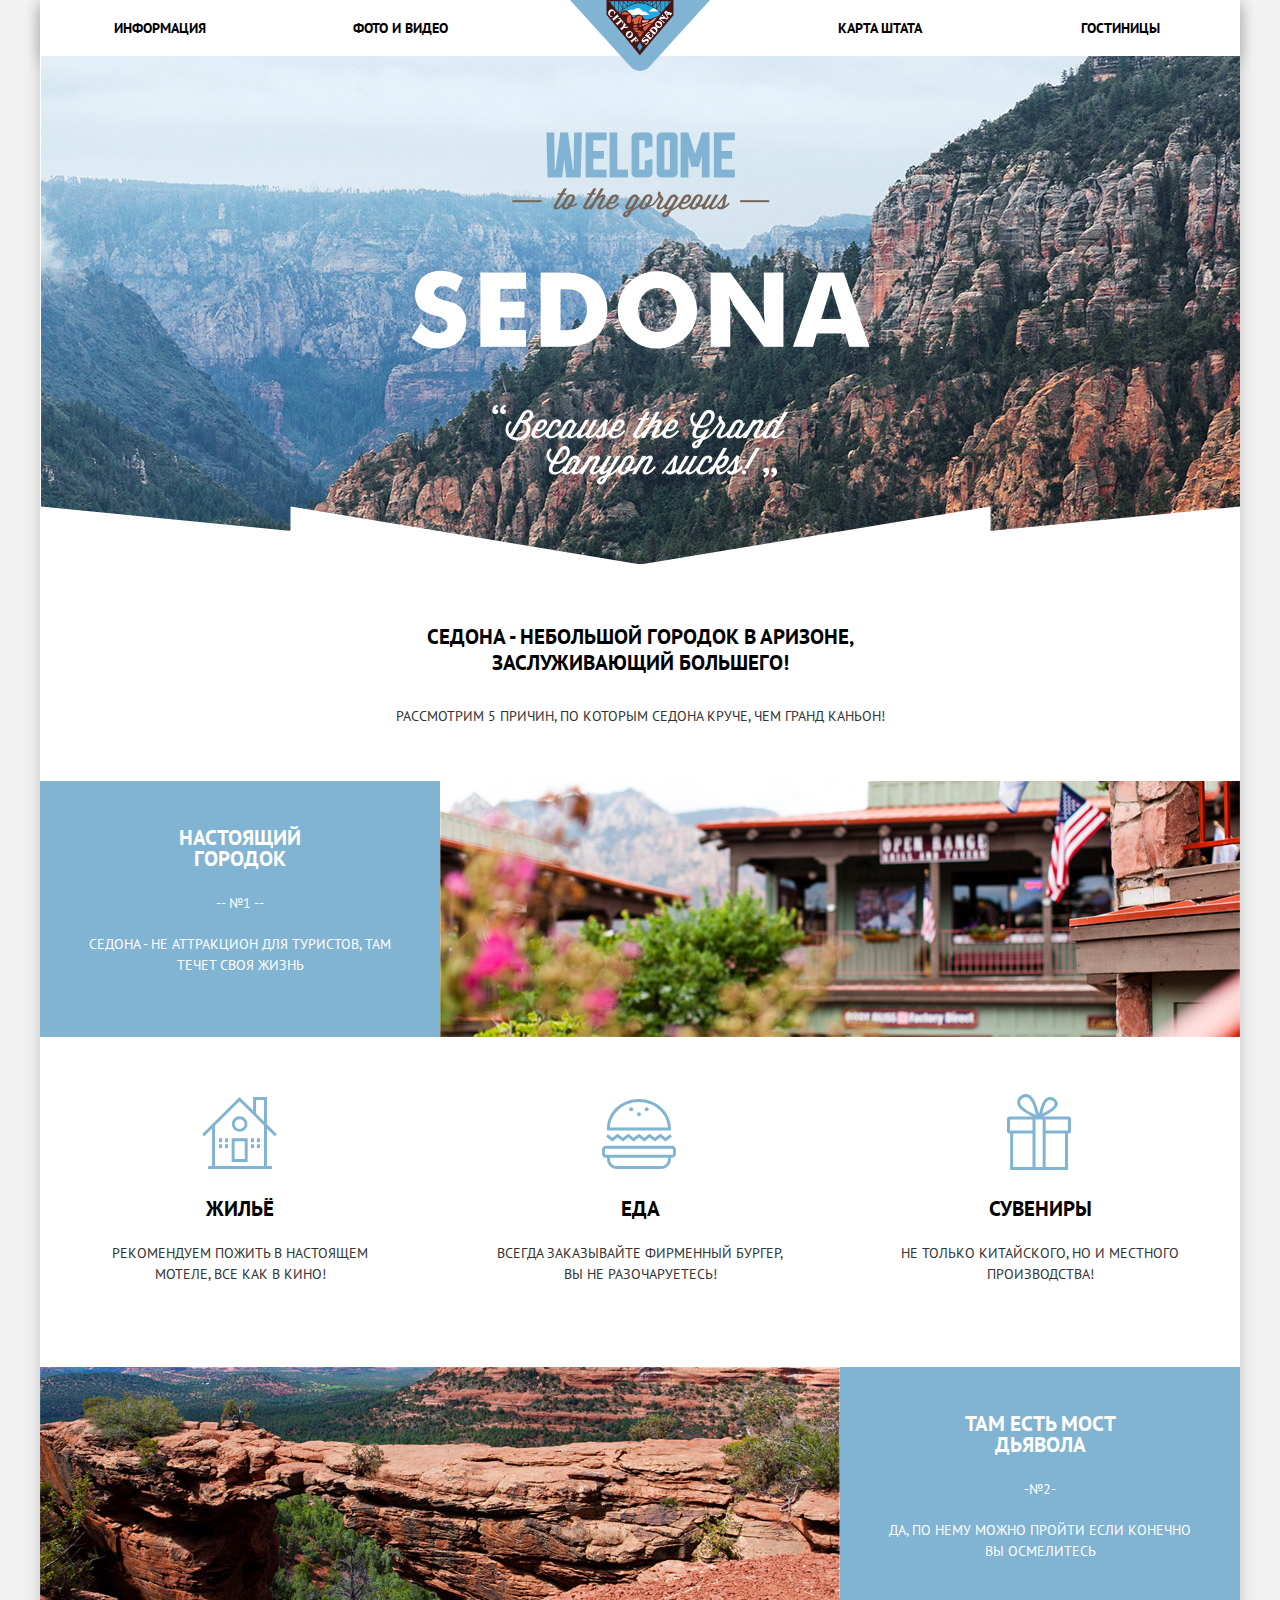
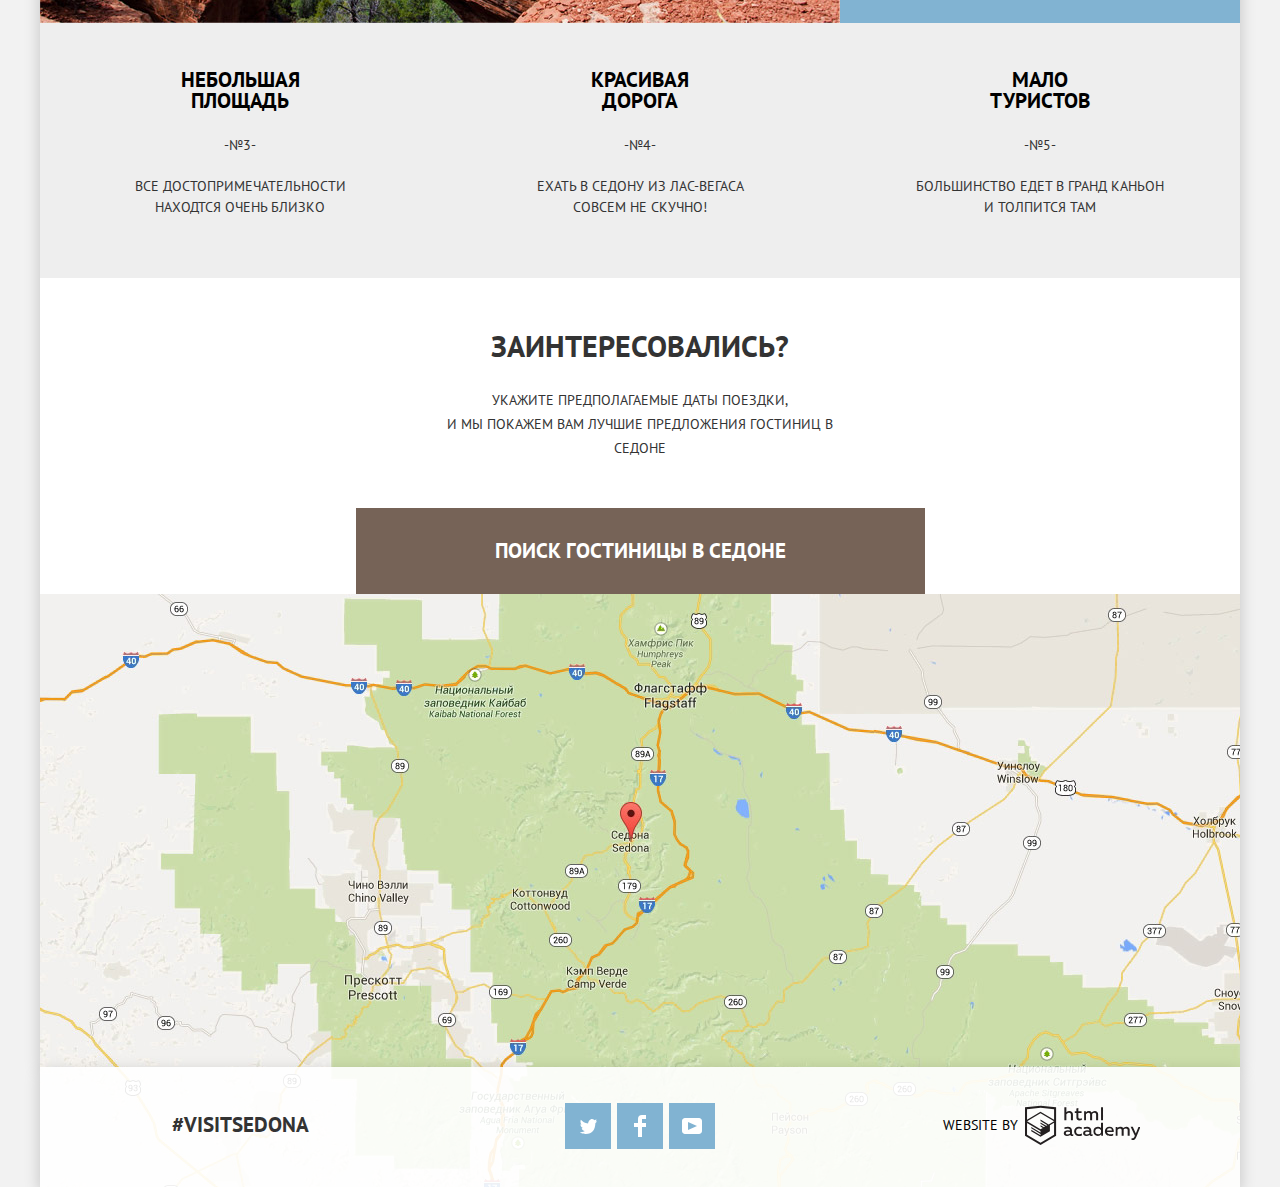
<file: index.html>
<!DOCTYPE html>
<html lang="ru">
  <head>
    <meta charset="utf-8">
    <title>HTML Academy: Седона</title>
    <link href="https://fonts.googleapis.com/css?family=PT+Sans:400,700&amp;subset=cyrillic" rel="stylesheet">
    <link href="css/normalize.css" rel="stylesheet">
    <link href="css/style.min.css" rel="stylesheet">
  </head>
  <body class="main-page">
    <div class="grey-back">
      <header class="main-header container">
        <nav class="main-navigation">
          <a class="main-header-logo">
            <img src="img/logo-sedona.svg" width="140" height="71" alt="Логотип город Седона">
          </a>
          <div class="container">
            <ul class="site-navigation">
              <li><a href="#">Информация</a></li>
              <li><a href="#">Фото и видео</a></li>
              <li><a href="#">Карта штата</a></li>
              <li><a href="hotels.html">Гостиницы</a></li>
            </ul>
          </div>
        </nav>
      </header>
      <main class="main-content container">
        <div class="background-index"></div>
        <h1 class="visually-hidden">Sedona</h1>
        <p class="main-title">Седона - небольшой городок в Аризоне, заслуживающий большего!</p>
        <section class="features">
          <h2 class="visually-hidden">Преимущества</h2>
          <p class="feature-title">Рассмотрим 5 причин, по которым Седона круче, чем Гранд Каньон!</p>
          <ul class="feature-list">
            <li class="feature-item">
              <div class="feature-item-wide">
                <h3>Настоящий городок</h3>
                <p>-- №1 --</p>
                <p class="feature-promo">Седона - не аттракцион для туристов,
                  там течет своя жизнь</p>
              </div>
              <div class="feature-img">
                <img src="img/real-city.jpg" width="800" height="256" alt="Настоящий городок">
              </div>
            </li>
            <li class="feature-item">
              <ul class="advantage-list">
                <li class="advantage-item">
                  <div class="icon-lodging">
                    <h3>Жильё</h3>
                    <p class="feature-promo">Рекомендуем пожить в настоящем
                      мотеле, все как в кино!</p>
                  </div>
                </li>
                <li class="advantage-item">
                  <div class="icon-food">
                    <h3>Еда</h3>
                    <p class="feature-promo">Всегда заказывайте фирменный бургер,
                      вы не разочаруетесь!</p>
                  </div>
                </li>
                <li class="advantage-item">
                  <div class="icon-suvenirs">
                    <h3>Сувениры</h3>
                    <p class="feature-promo">Не только китайского, но и местного
                      производства!</p>
                  </div>
                </li>
              </ul>
            </li>
            <li class="feature-item">
              <div class="feature-img">
                <img src="img/devils-bridge.jpg" width="800" height="256" alt="Мост дьявола">
              </div>
              <div class="feature-item-wide">
                <h3>Там есть мост дьявола</h3>
                <p>-№2-</p>
                <p class="feature-promo">Да, по нему можно пройти если конечно
                  вы осмелитесь</p>
              </div>
            </li>
            <li class="feature-item feature-item-grey">
              <div class="">
                <h3>Небольшая площадь</h3>
                <p>-№3-</p>
                <p class="feature-promo">Все достопримечательности
                  находтся очень близко</p>
              </div>
            </li>
            <li class="feature-item feature-item-grey">
              <div class="">
                <h3>Красивая дорога</h3>
                <p>-№4-</p>
                <p class="feature-promo">Ехать в Седону из Лас-Вегаса совсем
                  не скучно!</p>
                </div>
            </li>
            <li class="feature-item feature-item-grey">
              <div class="">
                <h3>Мало туристов</h3>
                <p>-№5-</p>
                <p class="feature-promo">Большинство едет в Гранд каньон
                  и толпится там</p>
                </div>
              </li>
            </ul>
          </section>
        <section class="hotels-search">
          <h2 class="visually-hidden">Поиск гостиницы</h2>
          <b>Заинтересовались?</b>
          <p class="search-intro">Укажите предполагаемые даты поездки,<br>
          и мы покажем вам лучшие предложения гостиниц в Седоне</p>
          <button class="button search-button" type="button">Поиск гостиницы в Седоне</button>
        </section>
        <div class="modal modal-search-form modal-none">
          <form class="search-form" action="https://echo.htmlacademy.ru" method="post">
            <p class="search-item">
              <label for="arrival-date">Дата заезда:</label>
              <input id="arrival-date" type="text" name="arrival-date" placeholder="24 апреля 2017">
              <button class="button calendar-icon" type="button">
                <span class="visually-hidden">Календарь</span>
                <svg xmlns="http://www.w3.org/2000/svg" width="21" height="22"><path d="M19.251 2.025h-2.845V.648c0-.381-.294-.689-.656-.689-.363 0-.656.308-.656.689v1.377h-3.938V.648c0-.381-.294-.689-.655-.689-.363 0-.657.308-.657.689v1.377H5.906V.648c0-.381-.294-.689-.656-.689-.363 0-.657.308-.657.689v1.377H1.75C.784 2.025 0 2.847 0 3.862v16.302C0 21.179.784 22 1.75 22h17.501c.966 0 1.749-.821 1.749-1.836V3.862c0-1.015-.783-1.837-1.749-1.837zm.437 18.139a.448.448 0 0 1-.437.459H1.75a.45.45 0 0 1-.438-.459V3.862a.45.45 0 0 1 .438-.459h2.844v1.378c0 .381.294.689.657.689.362 0 .656-.308.656-.689V3.403h3.938v1.378c0 .381.294.689.657.689.361 0 .655-.308.655-.689V3.403h3.938v1.378c0 .381.293.689.656.689.362 0 .656-.308.656-.689V3.403h2.845c.241 0 .437.206.437.459v16.302z"/><path d="M4.594 8.225h2.625v2.066H4.594zM4.594 11.668h2.625v2.067H4.594zM4.594 15.112h2.625v2.066H4.594zM9.188 15.112h2.625v2.066H9.188zM9.188 11.668h2.625v2.067H9.188zM9.188 8.225h2.625v2.066H9.188zM13.781 15.112h2.625v2.066h-2.625zM13.781 11.668h2.625v2.067h-2.625zM13.781 8.225h2.625v2.066h-2.625z"/></svg>
              </button>
            </p>
            <p class="search-item">
              <label for="departure-date">Дата выезда:</label>
              <input id="departure-date" type="text" name="departure-date" placeholder="4 июля 2017">
              <button class="button calendar-icon" type="button">
                <span class="visually-hidden">Календарь</span>
                <svg xmlns="http://www.w3.org/2000/svg" width="21" height="22"><path d="M19.251 2.025h-2.845V.648c0-.381-.294-.689-.656-.689-.363 0-.656.308-.656.689v1.377h-3.938V.648c0-.381-.294-.689-.655-.689-.363 0-.657.308-.657.689v1.377H5.906V.648c0-.381-.294-.689-.656-.689-.363 0-.657.308-.657.689v1.377H1.75C.784 2.025 0 2.847 0 3.862v16.302C0 21.179.784 22 1.75 22h17.501c.966 0 1.749-.821 1.749-1.836V3.862c0-1.015-.783-1.837-1.749-1.837zm.437 18.139a.448.448 0 0 1-.437.459H1.75a.45.45 0 0 1-.438-.459V3.862a.45.45 0 0 1 .438-.459h2.844v1.378c0 .381.294.689.657.689.362 0 .656-.308.656-.689V3.403h3.938v1.378c0 .381.294.689.657.689.361 0 .655-.308.655-.689V3.403h3.938v1.378c0 .381.293.689.656.689.362 0 .656-.308.656-.689V3.403h2.845c.241 0 .437.206.437.459v16.302z"/><path d="M4.594 8.225h2.625v2.066H4.594zM4.594 11.668h2.625v2.067H4.594zM4.594 15.112h2.625v2.066H4.594zM9.188 15.112h2.625v2.066H9.188zM9.188 11.668h2.625v2.067H9.188zM9.188 8.225h2.625v2.066H9.188zM13.781 15.112h2.625v2.066h-2.625zM13.781 11.668h2.625v2.067h-2.625zM13.781 8.225h2.625v2.066h-2.625z"/></svg>
              </button>
            </p>
            <div class="wrapper">
              <p class="search-item">
                <label for="aduls">Взрослые:</label>
                <button class="button less-button" type="button">-</button>
                <input  class="number-of-aduls" id="aduls" type="number" name="aduls" min="0" placeholder="2">
                <button class="button more-button" type="button">+</button>
              </p>
              <p class="childrens search-item">
                <label for="childrens">Дети:</label>
                <button class="button less-button" type="button">-</button>
                <input  class="amount-of-children" id="childrens" type="number" name="childrens" min="0" placeholder="0">
                <button class="button more-button" type="button">+</button>
              </p>
            </div>
            <button class="button find-button" type="submit">Найти</button>
          </form>
        </div>
        <div class="map-block">
          <iframe src="https://www.google.com/maps/embed?pb=!1m18!1m12!1m3!1d418225.34865758294!2d-111.92869139653995!3d35.022700244010885!2m3!1f0!2f0!3f0!3m2!1i1024!2i768!4f13.1!3m3!1m2!1s0x872da132f942b00d%3A0x5548c523fa6c8efd!2z0KHQtdC00L7QvdCwLCDQkNGA0LjQt9C-0L3QsCA4NjMzNiwg0KHQqNCQ!5e0!3m2!1sru!2sru!4v1536931766432"
          width="1200" height="473" allowfullscreen></iframe>
          <img src="img/map.jpg" width="1200" height="473" alt="Карта город Седона">
        </div>
      </main>
      <footer class="main-footer footer-container">
        <p class="footer-hashtag footer-container">#visitsedona</p>
        <div class="footer-social footer-container">
          <ul class="social-list">
            <li>
              <a class="button social-button twitter-button" href="#">
                <span class="visually-hidden">Twitter</span>
                <svg xmlns="http://www.w3.org/2000/svg" xmlns:xlink="http://www.w3.org/1999/xlink" width="17" height="15" viewBox="0 0 17 15"><path d="M10.95.144c1.685-.496 2.984.27 3.577 1.179.673-.231 1.331-.481 2.011-.708a2.345 2.345 0 0 1-.857 1.768c.685.17 1.304-.491 1.304-.491-.169 1-1.006 1.788-1.563 2.024-.231 6.75-3.175 11.217-10.077 11.082h-.446c-.41 0-4.164-.46-4.898-1.887 2.271.196 3.893-.422 4.693-1.177-.96-.3-2.679-.477-2.979-2.95.349.106.564.228 1.19.119C1.705 8.247.374 7.53.448  5.33c.285.328 1.067.536 1.34.472C1.085 5.561-.182 2.442.894.85c1.818 1.854 3.735 3.606 7.152 3.773C8.254 2.33 9.183.793 10.95.144z"/></svg>
                </a>
              </li>
              <li>
                <a class="button social-button facebook-button" href="#">
                  <span class="visually-hidden">Фейсбук</span>
                  <svg xmlns="http://www.w3.org/2000/svg" width="12" height="22" viewBox="0 0 12 22"><path d="M12 4V0H8a4 4 0 0 0-4 4v4H0v4h4v10h4V12h4V8H8V4h4z"/></svg>
                </a>
              </li>
              <li>
                <a class="button social-button youtube-button" href="#">
                  <span class="visually-hidden">Youtube</span>
                  <svg xmlns="http://www.w3.org/2000/svg" xmlns:xlink="http://www.w3.org/1999/xlink" width="20" height="16" viewBox="0 0 20 16"><path d="M17 0H3C1.35 0 0 1.35 0 3v10c0 1.65 1.35 3 3 3h14c1.65 0 3-1.35 3-3V3c0-1.65-1.35-3-3-3zM6.027 11.998V4.002L15.014 8l-8.987 3.998z"/></svg>
                </a>
              </li>
            </ul>
          </div>
          <div class="footer-copyright footer-container">
            <p>website by</p>
            <a class="copyright-button" href="https://htmlacademy.ru/intensive/htmlcss">
              <span class="visually-hidden">HTML Academy</span>
              <svg data-name="Layer 1" xmlns="http://www.w3.org/2000/svg" viewBox="0 0 113 39" width="115" height="41"><path d="M46.84 28.22a2.07 2.07 0 0 0 .58-.11v1.4a3.41 3.41 0 0 1-1.24.22 1.75 1.75 0 0 1-1.75-1 5.08 5.08 0 0 1-3.3 1.13c-1.59 0-3.06-.87-3.06-2.68 0-2.24 2.08-2.93 3.9-2.93a11.63 11.63 0 0 1 2.28.26v-.31c0-1.09-.8-1.86-2.3-1.86a7.79 7.79 0 0 0-3.15.67v-1.79a10.72 10.72 0 0 1 3.35-.58c2.48 0 4 1.18 4 3.83v3.14a.57.57 0 0 0 .69.61zm-6.76-1.19a1.42 1.42 0 0 0 1.64 1.29 3.56 3.56 0 0   0 2.53-1v-1.51a10.21 10.21 0 0 0-1.9-.22c-1.1.01-2.27.35-2.27 1.45zM53.06 20.62a5.29 5.29 0 0 1 2.7.67v1.79a4.28 4.28 0 0 0-2.42-.73 2.89 2.89 0 1 0 0 5.76 5.26 5.26 0 0 0 2.55-.67v1.8a6.58 6.58 0 0 1-2.9.6 4.42 4.42 0 0 1-4.72-4.54 4.54 4.54 0 0 1 4.79-4.68zM65.84 28.22a2.07 2.07 0 0 0 .58-.11v1.4a3.41 3.41 0 0 1-1.24.22 1.75 1.75 0 0 1-1.75-1 5.08 5.08 0 0 1-3.3 1.13c-1.59 0-3.06-.87-3.06-2.68 0-2.24 2.08-2.93 3.9-2.93a11.63 11.63 0 0 1 2.28.26v-.31c0-1.09-.8-1.86-2.3-1.86a7.79 7.79   0 0 0-3.15.67v-1.79a10.72 10.72 0 0 1 3.35-.58c2.48 0 4 1.18 4 3.83v3.14a.57.57 0 0 0 .69.61zm-6.76-1.19a1.42 1.42 0 0 0 1.64 1.29 3.56 3.56 0 0 0 2.53-1v-1.51a10.21 10.21 0 0 0-1.9-.22c-1.11.01-2.27.35-2.27 1.45zM76.67 16.85v12.76h-1.76v-1.39a4.07 4.07 0 0 1-3.35 1.62 4.62 4.62 0 0 1 0-9.22 4 4 0 0 1 3.15 1.37v-5.14h2zm-4.76 5.48a2.9 2.9 0 0 0 0 5.8 3 3 0 0 0 2.79-1.84v-2.13a3.06 3.06 0 0 0-2.79-1.83zM82.99 20.62c3.48 0 4.68 2.81 4.12 5.34h-6.58c.22 1.57 1.75 2.22 3.35 2.22a6.41 6.41   0 0 0 2.77-.62v1.68a7.5 7.5 0 0 1-3.14.6c-2.68 0-5-1.53-5-4.61a4.39 4.39 0 0 1 4.48-4.61zm.09 1.62a2.39 2.39 0 0 0-2.57 2.26h4.85a2.06 2.06 0 0 0-2.28-2.26zM89.1 29.61v-8.75h1.73v1.09a4 4 0 0 1 2.92-1.33 3 3 0 0 1 2.73 1.4 4.33 4.33 0 0 1 3.06-1.4 3.21 3.21 0 0 1 3.32 3.52v5.47h-2V24.2a1.67 1.67 0 0 0-1.73-1.84 2.94 2.94 0 0 0-2.17 1.18V29.61h-2V24.2a1.67 1.67 0 0 0-1.73-1.84 3.11 3.11 0 0 0-2.32 1.35v5.91h-2zM111.47 20.86h2l-4.1 9.93c-.95 2.28-2.19 3-3.52 3a5 5 0 0 1-1.15-.15v-1.66a3   3 0 0 0 .89.13c.95 0 1.66-.67 2.17-2l.18-.44-4.16-8.82h2.13l3 6.6zM40.66 1.53v5a4 4 0 0 1 2.83-1.2A3.41 3.41 0 0 1 47.1 8.9v5.41h-2V9.15a1.9 1.9 0 0 0-2-2.1 3.08 3.08 0 0 0-2.44 1.46v5.8h-2V1.53h2zM52.43 2.42v3.12h3.17v1.71h-3.17v4c0 1.15.53 1.53 1.66 1.53a4.71 4.71 0 0 0 1.77-.35v1.68a7.14 7.14 0 0 1-2.35.38 2.68 2.68 0 0 1-3-2.88V7.23h-1.6V5.52h1.57V2.88zM58.1 14.29V5.54h1.73v1.09a4 4 0 0 1 2.92-1.33 3 3 0 0 1 2.73 1.4 4.33 4.33 0 0 1 3.06-1.4 3.21 3.21 0 0 1 3.32  3.52v5.47h-2V8.88a1.67 1.67 0 0 0-1.73-1.84 2.94 2.94 0 0 0-2.17 1.18V14.29h-2V8.88a1.67 1.67 0 0 0-1.73-1.84 3.11 3.11 0 0 0-2.32 1.35v5.91h-2zM74.72 1.52h1.95v12.76h-1.95zM15.44.02h-.16L0 1.62v28l15.28 9.09 15.28-9.09v-28zm13.12 28.45l-13.28 7.9L2 28.47V16.99l13.22 7.87v1.43l-9.07-5.4v1.38l9.11 5.47v1.46l-9.1-5.42v1.38l9.11 5.47 9.19-5.5V19.22l4.1-2.45v11.67zm0-13.16l-3.65 2.14-1.68 1-8-4.76v1.38l6.84 4.07h-.06l-.15.09-1 .57-5.64-3.36v1.38l4.45 2.65-1.05.7-3.36-2v1.38l2.21 1.3-2.25  1.35-13.16-7.82 13.17-7.92zm0-1.39L15.21 6.05l-13.2 7.86V3.41l13.28-1.39 13.28 1.39v10.51z"/></svg>
            </a>
          </div>
        </footer>
    </div>
    <script src="js/modal.min.js"></script>
  </body>
</html>
</file>
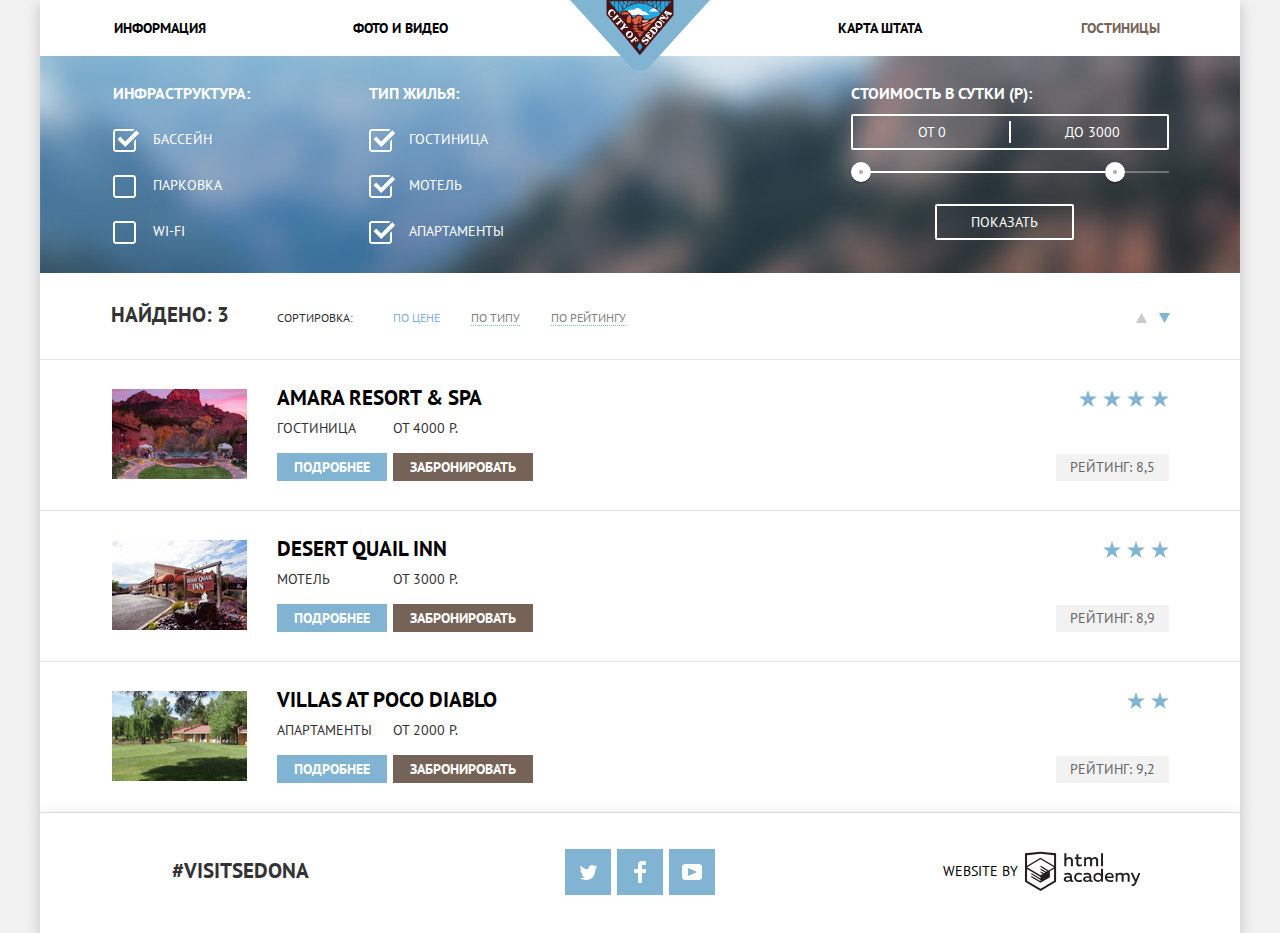
<file: hotels.html>
<!DOCTYPE html>
<html lang="ru">
  <head>
    <meta charset="utf-8">
    <title>HTML Academy: Седона</title>
    <link href="https://fonts.googleapis.com/css?family=PT+Sans:400,700&amp;subset=cyrillic" rel="stylesheet">
    <link href="css/normalize.css" rel="stylesheet">
    <link href="css/style.min.css" rel="stylesheet">
  </head>
  <body class="main-page">
    <div class="grey-back">
      <header class="main-header container">
        <nav class="main-navigation">
          <a class="main-header-logo" href="index.html">
            <img src="img/logo-sedona.svg" width="140" height="71" alt="Логотип город Седона">
          </a>
          <div class="container">
            <ul class="site-navigation">
              <li><a href="#">Информация</a></li>
              <li><a href="#">Фото и видео</a></li>
              <li><a href="#">Карта штата</a></li>
              <li><a class="site-navigation-current">Гостиницы</a></li>
            </ul>
          </div>
        </nav>
      </header>
      <main class="main-content container">
        <h1 class="visually-hidden">Подбор жилья в Седоне</h1>
        <section class="filters">
          <h2 class="visually-hidden">Фильтр гостиниц</h2>
          <form class="filter" action="https://echo.htmlacademy.ru" method="get">
            <div class="wrap">
              <fieldset>
                <legend class="filter-title">Инфраструктура:</legend>
                <ul>
                  <li class="filter-option">
                    <label class="filter-checkbox" for="pool">
                      <input class="visually-hidden" id="pool" type="checkbox" name="pool-checkbox" checked>
                      <span class="checkbox-indicator"></span>
                      Бассейн
                    </label>
                  </li>
                  <li class="filter-option">
                    <label class="filter-checkbox" for="parking">
                      <input class="visually-hidden" id="parking" type="checkbox" name="parkinh-checkbox">
                      <span class="checkbox-indicator"></span>
                      Парковка
                    </label>
                  </li>
                  <li class="filter-option">
                    <label class="filter-checkbox" for="wifi">
                      <input class="visually-hidden" id="wifi" type="checkbox" name="wifi-checkbox">
                      <span class="checkbox-indicator"></span>
                      Wi-Fi
                    </label>
                  </li>
                </ul>
              </fieldset>
            </div>
            <div class="wrap">
              <fieldset>
                <legend class="filter-title">Тип жилья:</legend>
                <ul>
                  <li class="filter-option">
                    <label class="filter-checkbox" for="hotel">
                      <input class="visually-hidden" id="hotel" type="checkbox" name="hotel-checkbox" checked>
                      <span class="checkbox-indicator"></span>
                      Гостиница
                    </label>
                  </li>
                  <li class="filter-option">
                    <label class="filter-checkbox" for="motel">
                      <input class="visually-hidden" id="motel" type="checkbox" name="motel-checkbox" checked>
                      <span class="checkbox-indicator"></span>
                      Мотель
                    </label>
                  </li>
                  <li class="filter-option">
                    <label class="filter-checkbox" for="apartments">
                      <input class="visually-hidden" id="apartments" type="checkbox" name="apartments-checkbox" checked>
                      <span class="checkbox-indicator"></span>
                      Апартаменты
                    </label>
                  </li>
                </ul>
              </fieldset>
            </div>
            <div class="wrap">
              <fieldset class="filter-value">
                <legend class="filter-title value-title">Стоимость в сутки (р):</legend>
                <div class="filter-section">
                  <label class="min-value">
                    От
                    <input type="text" name="min" value="0">
                  </label>
                  <label class="max-value">
                    До
                    <input id="max-value" type="text" name="max" value="3000">
                  </label>
                </div>
                <div class="filter-roller">
                  <div class="filter-roller-inner">
                    <div class="filter-handle filter-handle-min"></div>
                    <div class="filter-handle filter-handle-max"></div>
                    <div class="scale">
                      <div class="bar"></div>
                    </div>
                  </div>
                </div>
              </fieldset>
              <button class="button filter-button" type="submit">Показать</button>
            </div>
          </form>
        </section>
        <div class="sorting">
          <b class="sorting-info">Найдено: 3</b>
          <div class="sorting-value">
            <b class="sorting-title">Сортировка:</b>
            <ul class="sorting-list">
              <li class="sorting-marker current"><a class="">По цене</a></li>
              <li class="sorting-marker"><a href="#">По типу</a></li>
              <li class="sorting-marker"><a href="#">По рейтингу</a></li>
              <li class="sorting-marker">
                <a class="sorting-marker-up" href="#">
                  <span class="visually-hidden">По возрастанию</span>
                  <svg xmlns="http://www.w3.org/2000/svg" width="11" height="10" viewBox="0 0 11 10"><path d="M5.5 0L0 10h11z"/></svg>
                </a>
              </li>
              <li class="sorting-marker current">
                <a class="sorting-marker-down">
                  <span class="visually-hidden">По убыванию</span>
                  <svg xmlns="http://www.w3.org/2000/svg" width="11" height="10" viewBox="0 0 11 10"><path d="M5.5 10L0 0h11"/></svg>
                </a></li>
            </ul>
          </div>
        </div>
        <section class="catalog">
          <h2 class="visually-hidden">Список жилья по запросу</h2>
          <ul class="catalog-list">
            <li class="catalog-item">
              <div class="catalog-inner inner-image">
                <a class="catalog-item-image" href="#">
                  <img src="img/hotels.jpg" width="135" height="90" alt="Гостиница">
                </a>
              </div>
              <div class="catalog-wrap">
                <div class="catalog-inner inner-description">
                  <a class="catalog-item-title" href="#">
                    <h3>Amara resort & spa</h3>
                  </a>
                  <div>
                    <b class="catalog-category">Гостиница</b>
                    <b class="catalog-price">От 4000 р.</b>
                  </div>
                  <div>
                    <a class="button moreinfo-button" href="#">Подробнее</a>
                    <a class="button booking-button" href="#">Забронировать</a>
                  </div>
                </div>
                <div class="catalog-inner inner-rating">
                  <div class="catalog-star">
                    <ul>
                      <li class="star-current">
                        <span class="visually-hidden">Звезда</span>
                      </li>
                      <li class="star-current">
                        <span class="visually-hidden">Звезда</span>
                      </li>
                      <li class="star-current">
                        <span class="visually-hidden">Звезда</span>
                      </li>
                      <li class="star-current">
                        <span class="visually-hidden">Звезда</span>
                      </li>
                    </ul>
                  </div>
                  <b class="catalog-rating">Рейтинг: 8,5</b>
                </div>
              </div>
            </li>
            <li class="catalog-item">
              <div class="catalog-inner inner-image">
                <a class="catalog-item-image" href="#">
                  <img src="img/motels.jpg" width="135" height="90" alt="Мотель">
                </a>
              </div>
              <div class="catalog-wrap">
                <div class="catalog-inner inner-description">
                  <a class="catalog-item-title" href="#">
                    <h3>Desert quail inn</h3>
                  </a>
                  <div>
                    <b class="catalog-category">Мотель</b>
                    <b class="catalog-price">От 3000 р.</b>
                  </div>
                  <div>
                    <a class="button moreinfo-button" href="#">Подробнее</a>
                    <a class="button booking-button" href="#">Забронировать</a>
                  </div>
                </div>
                <div class="catalog-inner inner-rating">
                  <div class="catalog-star">
                    <ul>
                      <li></li>
                      <li class="star-current">
                        <span class="visually-hidden">Звезда</span>
                      </li>
                      <li class="star-current">
                        <span class="visually-hidden">Звезда</span>
                      </li>
                      <li class="star-current">
                        <span class="visually-hidden">Звезда</span>
                      </li>
                    </ul>
                  </div>
                  <b class="catalog-rating">Рейтинг: 8,9</b>
                </div>
              </div>
            </li>
            <li class="catalog-item">
              <div class="catalog-inner inner-image">
                <a class="catalog-item-image" href="#">
                  <img src="img/aparts.jpg" width="135" height="90" alt="Апартаменты">
                </a>
              </div>
              <div class="catalog-wrap">
                <div class="catalog-inner inner-description">
                  <a class="catalog-item-title" href="#">
                    <h3>Villas at Poco Diablo</h3>
                  </a>
                  <div>
                    <b class="catalog-category">Апартаменты</b>
                    <b class="catalog-price">От 2000 р.</b>
                  </div>
                  <div>
                    <a class="button moreinfo-button" href="#">Подробнее</a>
                    <a class="button booking-button" href="#">Забронировать</a>
                  </div>
                </div>
                <div class="catalog-inner inner-rating">
                  <div class="catalog-star">
                    <ul>
                      <li></li>
                      <li></li>
                      <li class="star-current">
                        <span class="visually-hidden">Звезда</span>
                      </li>
                      <li class="star-current">
                        <span class="visually-hidden">Звезда</span>
                      </li>
                    </ul>
                  </div>
                  <b class="catalog-rating">Рейтинг: 9,2</b>
                </div>
              </div>
            </li>
          </ul>
        </section>
      </main>
      <footer class="main-footer container">
        <p class="footer-hashtag container">#visitsedona</p>
        <div class="footer-social container">
          <ul class="social-list">
            <li>
              <a class="button social-button twitter-button" href="#">
                <span class="visually-hidden">Twitter</span>
                <svg xmlns="http://www.w3.org/2000/svg" xmlns:xlink="http://www.w3.org/1999/xlink" width="17" height="15" viewBox="0 0 17 15"><path d="M10.95.144c1.685-.496 2.984.27 3.577 1.179.673-.231 1.331-.481 2.011-.708a2.345 2.345 0 0 1-.857 1.768c.685.17 1.304-.491 1.304-.491-.169 1-1.006 1.788-1.563 2.024-.231 6.75-3.175 11.217-10.077 11.082h-.446c-.41 0-4.164-.46-4.898-1.887 2.271.196 3.893-.422 4.693-1.177-.96-.3-2.679-.477-2.979-2.95.349.106.564.228 1.19.119C1.705 8.247.374 7.53.448  5.33c.285.328 1.067.536 1.34.472C1.085 5.561-.182 2.442.894.85c1.818 1.854 3.735 3.606 7.152 3.773C8.254 2.33 9.183.793 10.95.144z"/></svg>
                </a>
              </li>
              <li>
                <a class="button social-button facebook-button" href="#">
                  <span class="visually-hidden">Фейсбук</span>
                  <svg xmlns="http://www.w3.org/2000/svg" width="12" height="22" viewBox="0 0 12 22"><path d="M12 4V0H8a4 4 0 0 0-4 4v4H0v4h4v10h4V12h4V8H8V4h4z"/></svg>
                </a>
              </li>
              <li>
                <a class="button social-button youtube-button" href="#">
                  <span class="visually-hidden">Youtube</span>
                  <svg xmlns="http://www.w3.org/2000/svg" xmlns:xlink="http://www.w3.org/1999/xlink" width="20" height="16" viewBox="0 0 20 16"><path d="M17 0H3C1.35 0 0 1.35 0 3v10c0 1.65 1.35 3 3 3h14c1.65 0 3-1.35 3-3V3c0-1.65-1.35-3-3-3zM6.027 11.998V4.002L15.014 8l-8.987 3.998z"/></svg>
                </a>
              </li>
            </ul>
          </div>
          <div class="footer-copyright container">
            <p>website by</p>
            <a class="copyright-button" href="https://htmlacademy.ru/intensive/htmlcss">
              <span class="visually-hidden">HTML Academy</span>
              <svg data-name="Layer 1" xmlns="http://www.w3.org/2000/svg" viewBox="0 0 113 39" width="115" height="41"><path d="M46.84 28.22a2.07 2.07 0 0 0 .58-.11v1.4a3.41 3.41 0 0 1-1.24.22 1.75 1.75 0 0 1-1.75-1 5.08 5.08 0 0 1-3.3 1.13c-1.59 0-3.06-.87-3.06-2.68 0-2.24 2.08-2.93 3.9-2.93a11.63 11.63 0 0 1 2.28.26v-.31c0-1.09-.8-1.86-2.3-1.86a7.79 7.79 0 0 0-3.15.67v-1.79a10.72 10.72 0 0 1 3.35-.58c2.48 0 4 1.18 4 3.83v3.14a.57.57 0 0 0 .69.61zm-6.76-1.19a1.42 1.42 0 0 0 1.64 1.29 3.56 3.56 0 0   0 2.53-1v-1.51a10.21 10.21 0 0 0-1.9-.22c-1.1.01-2.27.35-2.27 1.45zM53.06 20.62a5.29 5.29 0 0 1 2.7.67v1.79a4.28 4.28 0 0 0-2.42-.73 2.89 2.89 0 1 0 0 5.76 5.26 5.26 0 0 0 2.55-.67v1.8a6.58 6.58 0 0 1-2.9.6 4.42 4.42 0 0 1-4.72-4.54 4.54 4.54 0 0 1 4.79-4.68zM65.84 28.22a2.07 2.07 0 0 0 .58-.11v1.4a3.41 3.41 0 0 1-1.24.22 1.75 1.75 0 0 1-1.75-1 5.08 5.08 0 0 1-3.3 1.13c-1.59 0-3.06-.87-3.06-2.68 0-2.24 2.08-2.93 3.9-2.93a11.63 11.63 0 0 1 2.28.26v-.31c0-1.09-.8-1.86-2.3-1.86a7.79 7.79   0 0 0-3.15.67v-1.79a10.72 10.72 0 0 1 3.35-.58c2.48 0 4 1.18 4 3.83v3.14a.57.57 0 0 0 .69.61zm-6.76-1.19a1.42 1.42 0 0 0 1.64 1.29 3.56 3.56 0 0 0 2.53-1v-1.51a10.21 10.21 0 0 0-1.9-.22c-1.11.01-2.27.35-2.27 1.45zM76.67 16.85v12.76h-1.76v-1.39a4.07 4.07 0 0 1-3.35 1.62 4.62 4.62 0 0 1 0-9.22 4 4 0 0 1 3.15 1.37v-5.14h2zm-4.76 5.48a2.9 2.9 0 0 0 0 5.8 3 3 0 0 0 2.79-1.84v-2.13a3.06 3.06 0 0 0-2.79-1.83zM82.99 20.62c3.48 0 4.68 2.81 4.12 5.34h-6.58c.22 1.57 1.75 2.22 3.35 2.22a6.41 6.41   0 0 0 2.77-.62v1.68a7.5 7.5 0 0 1-3.14.6c-2.68 0-5-1.53-5-4.61a4.39 4.39 0 0 1 4.48-4.61zm.09 1.62a2.39 2.39 0 0 0-2.57 2.26h4.85a2.06 2.06 0 0 0-2.28-2.26zM89.1 29.61v-8.75h1.73v1.09a4 4 0 0 1 2.92-1.33 3 3 0 0 1 2.73 1.4 4.33 4.33 0 0 1 3.06-1.4 3.21 3.21 0 0 1 3.32 3.52v5.47h-2V24.2a1.67 1.67 0 0 0-1.73-1.84 2.94 2.94 0 0 0-2.17 1.18V29.61h-2V24.2a1.67 1.67 0 0 0-1.73-1.84 3.11 3.11 0 0 0-2.32 1.35v5.91h-2zM111.47 20.86h2l-4.1 9.93c-.95 2.28-2.19 3-3.52 3a5 5 0 0 1-1.15-.15v-1.66a3   3 0 0 0 .89.13c.95 0 1.66-.67 2.17-2l.18-.44-4.16-8.82h2.13l3 6.6zM40.66 1.53v5a4 4 0 0 1 2.83-1.2A3.41 3.41 0 0 1 47.1 8.9v5.41h-2V9.15a1.9 1.9 0 0 0-2-2.1 3.08 3.08 0 0 0-2.44 1.46v5.8h-2V1.53h2zM52.43 2.42v3.12h3.17v1.71h-3.17v4c0 1.15.53 1.53 1.66 1.53a4.71 4.71 0 0 0 1.77-.35v1.68a7.14 7.14 0 0 1-2.35.38 2.68 2.68 0 0 1-3-2.88V7.23h-1.6V5.52h1.57V2.88zM58.1 14.29V5.54h1.73v1.09a4 4 0 0 1 2.92-1.33 3 3 0 0 1 2.73 1.4 4.33 4.33 0 0 1 3.06-1.4 3.21 3.21 0 0 1 3.32  3.52v5.47h-2V8.88a1.67 1.67 0 0 0-1.73-1.84 2.94 2.94 0 0 0-2.17 1.18V14.29h-2V8.88a1.67 1.67 0 0 0-1.73-1.84 3.11 3.11 0 0 0-2.32 1.35v5.91h-2zM74.72 1.52h1.95v12.76h-1.95zM15.44.02h-.16L0 1.62v28l15.28 9.09 15.28-9.09v-28zm13.12 28.45l-13.28 7.9L2 28.47V16.99l13.22 7.87v1.43l-9.07-5.4v1.38l9.11 5.47v1.46l-9.1-5.42v1.38l9.11 5.47 9.19-5.5V19.22l4.1-2.45v11.67zm0-13.16l-3.65 2.14-1.68 1-8-4.76v1.38l6.84 4.07h-.06l-.15.09-1 .57-5.64-3.36v1.38l4.45 2.65-1.05.7-3.36-2v1.38l2.21 1.3-2.25  1.35-13.16-7.82 13.17-7.92zm0-1.39L15.21 6.05l-13.2 7.86V3.41l13.28-1.39 13.28 1.39v10.51z"/></svg>
            </a>
          </div>
        </footer>
      </div>
  </body>
</html>
</file>
<file: css/style.min.css>
body{min-width:1200px;height:auto;margin:0;padding:0;font-family:"PT Sans","Arial","sans-serif";font-size:14px;line-height:21px;font-weight:400;color:#333;text-transform:uppercase}a{text-decoration:none}img{max-width:100%;height:auto}.visually-hidden:not(:focus):not(:active),input[type=checkbox].visually-hidden,input[type=radio].visually-hidden{position:absolute;width:1px;height:1px;margin:-1px;border:0;padding:0;white-space:nowrap;-webkit-clip-path:insert(100%);clip-path:insert(100%);clip:rect(0 0 0 0);overflow:hidden}.button{font:inherit;text-align:center;color:#fff;vertical-align:middle;text-transform:uppercase;border:0}.button:hover{background-color:#604e43}.button:active{color:rgba(255,255,255,.3);background-color:#503e33}.grey-back{background-color:#f2f2f2}.background-index{position:relative;z-index:1;height:564px;margin-bottom:60px;margin-top:-56px;background-color:#748186;background-image:url(../img/background-index.jpg);background-position:top center;background-repeat:no-repeat}.main-header,.main-content,.main-footer{-webkit-box-shadow:0 5px 15px 0 rgba(0,1,1,.2);box-shadow:0 5px 15px 0 rgba(0,1,1,.2)}.main-navigation{position:relative;z-index:2;font-size:14px;line-height:26px;font-weight:700;color:#000;background-color:#fff}.site-navigation{list-style:none}.site-navigation a{color:#000}.site-navigation a:hover,.site-navigation a:focus{color:#81b3d2}.site-navigation a:active{opacity:.3}.site-navigation .site-navigation-current{color:#766357}.main-title{font-size:21px;line-height:26px;font-weight:700;color:#000;text-align:center;background-color:#fff}.feature-title{text-align:center}.feature-list{margin:0;padding:0;list-style:none;text-align:center}.feature-item h3{width:151px;margin:0 auto;margin-top:46px;margin-bottom:24px;padding:0;font-size:21px;line-height:21px;font-weight:700;color:#000;background-color:#fff}.feature-item p{margin:0;margin-bottom:20px}.feature-item-wide{color:#fff;background-color:#81b3d2}.feature-item-wide h3{margin:0 auto;margin-top:46px;margin-bottom:24px;font-size:21px;line-height:21px;font-weight:700;color:#fff;background-color:#81b3d2}.advantage-list{padding:0;list-style:none;text-align:center}.advantage-item{position:relative;width:400px;max-height:330px;padding-bottom:82px;overflow-y:auto}.icon-lodging::before{content:"";position:absolute;width:75px;height:72px;top:60px;left:162px;background-image:url(../img/icon-1.svg);background-position:top center;background-repeat:no-repeat}.icon-food::before{content:"";position:absolute;width:74px;height:70px;top:62px;left:162px;background-image:url(../img/icon-2.svg);background-position:top center;background-repeat:no-repeat}.icon-suvenirs::before{content:"";position:absolute;width:64px;height:76px;top:57px;left:167px;background-image:url(../img/icon-3.svg);background-position:top center;background-repeat:no-repeat}.advantage-item h3{font-size:21px;line-height:21px;font-weight:700;max-width:152px;margin:0 auto;margin-top:161px;margin-bottom:24px}.advantage-item p{margin-bottom:40px}.feature-item-grey{background-color:#eee}.feature-item-grey h3{font-size:21px;line-height:21px;font-weight:700;background-color:#eee}.hotels-search{text-align:center}.hotels-search b{font-size:30px;line-height:36px;font-weight:700}.search-intro{font-size:14px;line-height:24px;font-weight:400}.search-button{font-size:21px;line-height:26px;font-weight:700;background-color:#766357}.search-item{font-size:14px;line-height:26px;font-weight:700}.search-item input{font:inherit;text-transform:uppercase;background-color:#f2f2f2}.search-item input:hover{background-color:#ebebeb}.search-item input:active{background-color:#fff;outline:2px solid #e5e5e5}.search-item input:focus{outline:2px solid #e5e5e5}.calendar-icon{background-color:transparent;fill:#cacaca}.calendar-icon:hover{background-color:transparent;fill:#000}.calendar-icon:active{background-color:transparent;fill:#81b3d2}.less-button,.more-button{font-size:24px;line-height:26px;font-weight:700;color:#818181;background-color:#f2f2f2}.less-button:hover,.more-button:hover{color:#000;background-color:#ebebeb}.less-button:active,.more-button:active{color:#81b3d2;background-color:#fff;outline:2px solid #e5e5e5}.less-button:focus,.more-button:focus{outline:2px solid #e5e5e5}.find-button{font-size:21px;line-height:26px;font-weight:700;background-color:#81b3d2}.find-button:hover{background-color:#669ec0}.find-button:active{color:rgba(255,255,255,.3);background-color:#5496bd}.inner-page{background-color:#fff}.filters{min-height:217px;margin-bottom:29px;color:#fff;background-color:#457aa6;background-image:url(../img/background-filter.jpg);background-repeat:no-repeat}.filter-title{font-size:16px;line-height:21px;font-weight:700}.filter fieldset{padding-bottom:0;border:0}.filter ul{margin:0;padding:0;list-style:none}.filter-item input[type=text]{width:87px;background-color:transparent;outline:2px solid #fff}.filter-item input[type=text]::-webkit-input-placeholder{color:#fff}.filter-item input[type=text]:-ms-input-placeholder{color:#fff}.filter-item input[type=text]::-ms-input-placeholder{color:#fff}.filter-item input[type=text]::placeholder{color:#fff}.filter-button{background-color:transparent;border:2px solid #fff}.filter-button:hover{color:#000;background-color:#fff;border:2px solid #fff}.sorting{font-size:12px;line-height:18px;font-weight:400}.sorting-info{padding-left:71px}.sorting fieldset{border:0}.sorting ul{list-style:none}.sorting-info{font-size:21px;line-height:26px;font-weight:700}.sorting a{color:#818181;border-bottom:1px dotted #81b3d2}.sorting a:hover{color:#81b3d2;border-bottom:1px dotted #81b3d2}.sorting a:active{color:#000;border:0}.current a{color:#81b3d2;border:0}.sorting .sorting-marker-up,.sorting .sorting-marker-down{border:0;fill:#cacaca}.sorting .sorting-marker-up:hover,.sorting .sorting-marker-down:hover{border:0;fill:#231f20}.sorting .sorting-marker-up:active,.sorting .sorting-marker-down:active{border:0;fill:#81b3d2}.current .sorting-marker-up,.current .sorting-marker-down{border:0;fill:#81b3d2}.catalog-list{list-style:none}.catalog-item-title h3{font-size:21px;line-height:26px;font-weight:700;color:#000}.catalog-item-title h3:hover{color:#81b3d2}.catalog-item-title h3:active{color:#818181}.catalog-category,.catalog-price{font-weight:400}.catalog-rating{font-weight:400;color:#666;background-color:#f2f2f2}.moreinfo-button{font-size:14px;line-height:21px;font-weight:700;color:#fff;background-color:#81b3d2}.moreinfo-button:hover{background-color:#669ec0}.moreinfo-button:active{color:#818181;background-color:#5496bd}.booking-button{font-size:14px;line-height:21px;font-weight:700;color:#fff;background-color:#766357}.booking-button:hover{background-color:#604e43}.booking-button:active{color:#818181;background-color:#503e33}.main-footer{text-align:center}.footer-hashtag{font-size:21px;line-height:26px;font-weight:700}.social-list{list-style:none;padding-bottom:5px}.social-button svg{color:#fff;background-color:#81b3d2;fill:#fff}.social-button:hover svg{background-color:#669ec0}.social-button:active svg{color:#818181;background-color:#5496bd;fill:rgba(255,255,255,.3)}.footer-copyright p{font-size:14px;line-height:26px;font-weight:400;color:#000}.copyright-button svg{fill:#231f20}.copyright-button svg:hover{fill:#81b3d2}.copyright-button svg:active{fill:#bdbbbc}.container{display:block;position:relative;width:1200px;min-height:56px;margin:0 auto;padding:0;background-color:#fff}.footer-container{display:block;position:relative;width:1200px;min-height:56px;margin:0 auto;padding:0}.inner-page .main-header{margin-bottom:0}.site-navigation{position:relative;display:-webkit-box;display:-ms-flexbox;display:flex;-ms-flex-wrap:wrap;flex-wrap:wrap;max-width:100%;;margin:0;padding:0}.site-navigation li{-webkit-box-sizing:border-box;box-sizing:border-box;width:20%;padding:15px 0;text-align:center}.site-navigation li:nth-child(2){margin-right:20%}.site-navigation li:nth-child(6){margin-right:20%}.main-header-logo{z-index:1;position:absolute;width:140px;height:71px;top:0;left:50%;-webkit-transform:translateX(-50%);-ms-transform:translateX(-50%);transform:translateX(-50%)}.main-title{width:576px;margin:0 auto;margin-bottom:30px}.feature-title{width:576px;margin:0 auto;margin-bottom:54px}.feature-list{display:-webkit-box;display:-ms-flexbox;display:flex;-webkit-box-orient:horizontal;-webkit-box-direction:normal;-ms-flex-direction:row;flex-direction:row;-ms-flex-wrap:wrap;flex-wrap:wrap}.feature-item{display:-webkit-box;display:-ms-flexbox;display:flex;-webkit-box-orient:horizontal;-webkit-box-direction:normal;-ms-flex-direction:row;flex-direction:row;-webkit-box-pack:center;-ms-flex-pack:center;justify-content:center}.feature-img{margin:0;padding:0}.feature-img img{display:block}.feature-item-wide{width:400px;max-height:256px;overflow-y:auto}.feature-item .feature-promo{margin:0 auto;padding:0;width:302px}.advantage-list{display:-webkit-box;display:-ms-flexbox;display:flex;-webkit-box-orient:horizontal;-webkit-box-direction:normal;-ms-flex-direction:row;flex-direction:row}.feature-item-grey{display:-webkit-box;display:-ms-flexbox;display:flex;-webkit-box-orient:horizontal;-webkit-box-direction:normal;-ms-flex-direction:row;flex-direction:row;min-width:400px;max-height:256px;padding-bottom:60px;overflow-y:auto}.feature-item-grey .feature-promo{width:261px}.hotels-search b{display:block;margin:0 auto;margin-bottom:24px}.hotels-search p{margin:0 auto;width:438px}.feature-item{position:relative;z-index:4}.hotels-search{padding-top:50px;background-color:#fff;position:relative;z-index:4}.search-button{position:relative;margin-top:48px;padding:30px 139px;z-index:4}.modal-search-form{z-index:3}@-webkit-keyframes bounce{0%{-webkit-transform:translateY(-473px);transform:translateY(-473px)}20%{-webkit-transform:translateY(-373px);transform:translateY(-373px)}40%{-webkit-transform:translateY(-273px);transform:translateY(-273px)}60%{-webkit-transform:translateY(-173px);transform:translateY(-173px)}80%{-webkit-transform:translateY(-73px);transform:translateY(-73px)}to{-webkit-transform:translateY(0);transform:translateY(0)}}@keyframes bounce{0%{-webkit-transform:translateY(-473px);transform:translateY(-473px)}20%{-webkit-transform:translateY(-373px);transform:translateY(-373px)}40%{-webkit-transform:translateY(-273px);transform:translateY(-273px)}60%{-webkit-transform:translateY(-173px);transform:translateY(-173px)}80%{-webkit-transform:translateY(-73px);transform:translateY(-73px)}to{-webkit-transform:translateY(0);transform:translateY(0)}}@-webkit-keyframes shake{0%,to{-webkit-transform:translateX(0);transform:translateX(0)}10%,30%,50%,70%,90%{-webkit-transform:translateX(-10px);transform:translateX(-10px)}20%,40%,60%,80%{-webkit-transform:translateX(10px);transform:translateX(10px)}}@keyframes shake{0%,to{-webkit-transform:translateX(0);transform:translateX(0)}10%,30%,50%,70%,90%{-webkit-transform:translateX(-10px);transform:translateX(-10px)}20%,40%,60%,80%{-webkit-transform:translateX(10px);transform:translateX(10px)}}.modal{position:relative;-webkit-box-shadow:0 7px 15px rgba(0,1,1,.85);box-shadow:0 7px 15px rgba(0,1,1,.85)}.modal-search-form{-webkit-animation:bounce .5s;animation:bounce .5s}.modal-none{display:none}.modal-error{-webkit-animation:shake .6s;animation:shake .6s}.search-form{position:absolute;width:456px;padding:55px 55px;top:0;left:50%;-webkit-transform:translateX(-50%);-ms-transform:translateX(-50%);transform:translateX(-50%);background-color:#fff}.search-item{position:relative;margin:0;padding-bottom:29px}.search-item{display:-webkit-box;display:-ms-flexbox;display:flex;-webkit-box-pack:justify;-ms-flex-pack:justify;justify-content:space-between;-ms-flex-wrap:wrap;flex-wrap:wrap}.search-item .calendar-icon{position:absolute;top:6px;right:2px;outline:0}label{padding-top:6px;padding-left:0}input[type=text]{-webkit-box-sizing:border-box;box-sizing:border-box;width:346px;padding:6px 14px;padding-right:40px;border:0}input[type=text]::-webkit-input-placeholder,input[type=number]::-webkit-input-placeholder{color:#000}input[type=text]:-ms-input-placeholder,input[type=number]:-ms-input-placeholder{color:#000}input[type=text]::-ms-input-placeholder,input[type=number]::-ms-input-placeholder{color:#000}input[type=text]::placeholder,input[type=number]::placeholder{color:#000}.wrapper{display:-webkit-box;display:-ms-flexbox;display:flex;-webkit-box-pack:justify;-ms-flex-pack:justify;justify-content:space-between;margin-bottom:24px}.less-button,.more-button{width:38px;border:0}.less-button{margin-left:41px}.children .less-button{margin-left:25px}input[type=number]{width:23px;margin:0;padding:6px 0;padding-left:15px;border:0}.find-button{padding:17px 196px}.map-block{position:relative}.map-block iframe{display:block;position:relative;frameborder:0;border:0;z-index:2}.map-block img{position:absolute;top:0;left:0;margin-bottom:-120px;z-index:1}.filter{display:-webkit-box;display:-ms-flexbox;display:flex;-webkit-box-orient:horizontal;-webkit-box-direction:normal;-ms-flex-direction:row;flex-direction:row;padding-top:27px;padding-left:60px}.wrap{max-width:254px;margin-right:94px}.wrap:last-child{max-width:330px;margin-right:auto;margin-left:228px}.filter-title{margin-bottom:20px}.filter-option{margin-bottom:25px;padding-left:40px}.filter-checkbox{position:relative;cursor:pointer}.filter-checkbox input[type=checkbox]:focus+.checkbox-indicator{outline:2px solid #81b3d2}.filter-checkbox input[type=checkbox]:checked+.checkbox-indicator{position:absolute;top:5px;left:-40px;width:27px;height:23px;background-image:url(../img/checkbox-on.svg);background-position:left;background-repeat:no-repeat}.filter-checkbox input[type=checkbox]+.checkbox-indicator{position:absolute;top:5px;left:-40px;width:27px;height:23px;background-image:url(../img/checkbox-off.svg);background-position:left;background-repeat:no-repeat}.filter-checkbox input[type=checkbox]+.checkbox-indicator{position:absolute;top:5px;left:-40px;width:27px;height:23px;background-image:url(../img/checkbox-off.svg);background-position:left;background-repeat:no-repeat}.filter-checkbox input[type=checkbox]:disabled+.checkbox-indicator{position:absolute;top:5px;left:-40px;width:27px;height:23px;background-image:url(../img/checkbox-disabled-off.svg);background-position:left;background-repeat:no-repeat}.filter-checkbox input[type=checkbox]:checked:disabled+.checkbox-indicator{position:absolute;top:5px;left:-40px;width:27px;height:23px;background-image:url(../img/checkbox-disabled-off.svg),url(../img/checkbox-disabled-on.svg);background-position:left;background-repeat:no-repeat}.value-title{margin-bottom:5px}.filter-section{position:relative;width:314px;height:32px;margin-bottom:21px;border:2px solid #fff;border-radius:2px}.filter-section::after{content:"";position:absolute;top:50%;left:50%;width:2px;height:22px;-webkit-transform:translate(-50%,-50%);-ms-transform:translate(-50%,-50%);transform:translate(-50%,-50%);background:#fff}.filter-roller{position:relative;margin-bottom:31px}.filter-roller .scale{height:2px;background-color:rgba(255,255,255,.3)}.filter-roller .bar{width:80%;height:2px;background:#fff}.filter-handle{position:absolute;top:-9px;width:4px;height:4px;background:#ababab;border:8px solid #fff;border-radius:50%;-webkit-box-shadow:0 2px 1px 0 rgba(0,1,1,.2);box-shadow:0 2px 1px 0 rgba(0,1,1,.2);cursor:pointer}.filter-handle:hover{background:#1c4f80}.filter-handle-min{left:0}.filter-handle-max{left:80%}.filter-button{display:block;margin:0 auto;margin-left:97px;padding:6px 34px;font-size:14px;line-height:20px;color:#fff;text-transform:uppercase;background:0 0;border:2px solid #fff;border-radius:2px;cursor:pointer}.filter-section label{display:inline-block;vertical-align:middle;cursor:pointer}.filter-section .min-value{width:90px;padding-top:3px;;padding-left:65px}.filter-section .max-value{width:90px;padding-top:3px;;padding-left:53px}.filter-section input[type=text]{width:50px;height:26px;margin:0;padding:0;color:inherit;font:inherit;background:0 0;border:0}.sorting{display:-webkit-box;display:-ms-flexbox;display:flex;-webkit-box-orient:horizontal;-webkit-box-direction:normal;-ms-flex-direction:row;flex-direction:row;padding-bottom:31px;border-bottom:1px solid #e5e5e5}.sorting-value{display:-webkit-box;display:-ms-flexbox;display:flex;-webkit-box-orient:horizontal;-webkit-box-direction:normal;-ms-flex-direction:row;flex-direction:row}.sorting-title{margin-top:7px;margin-left:48px;font-size:12px;line-height:18px;font-weight:400}.sorting-list{display:-webkit-box;display:-ms-flexbox;display:flex;-webkit-box-orient:horizontal;-webkit-box-direction:normal;-ms-flex-direction:row;flex-direction:row;margin:0;margin-top:7px}.sorting-marker{margin-right:31px}.sorting-marker:hover{border:0}.sorting-list{position:relative}.sorting-marker-up{position:absolute;width:11px;height:10px;top:1px;left:783px}.sorting-marker-down{position:absolute;width:11px;height:10px;top:1px;left:806px}.sorting-list li:nth-child(3){margin-right:506px}.catalog-list{display:-webkit-box;display:-ms-flexbox;display:flex;-webkit-box-orient:vertical;-webkit-box-direction:normal;-ms-flex-direction:column;flex-direction:column;margin:0;padding:0}.catalog-item{display:-webkit-box;display:-ms-flexbox;display:flex;-webkit-box-orient:horizontal;-webkit-box-direction:normal;-ms-flex-direction:row;flex-direction:row;padding-left:72px;border-bottom:1px solid #e5e5e5}.inner-image{-ms-flex-negative:0;flex-shrink:0;margin-top:29px;margin-bottom:25px;margin-right:30px}.catalog-wrap{display:-webkit-box;display:-ms-flexbox;display:flex;-webkit-box-flex:1;-ms-flex-positive:1;flex-grow:1;-webkit-box-orient:horizontal;-webkit-box-direction:normal;-ms-flex-direction:row;flex-direction:row;-webkit-box-pack:justify;-ms-flex-pack:justify;justify-content:space-between;margin-bottom:25px}.catalog-item-title h3{margin:0;margin-top:25px;margin-bottom:7px}.catalog-category{display:inline-block;width:112px;margin-bottom:17px;vertical-align:top}.moreinfo-button,.booking-button{padding:5px 17px;margin-right:2px}.inner-rating{display:-webkit-box;display:-ms-flexbox;display:flex;-webkit-box-orient:vertical;-webkit-box-direction:normal;-ms-flex-direction:column;flex-direction:column;-ms-flex-negative:0;flex-shrink:0;margin-right:71px}.catalog-star ul{display:-webkit-box;display:-ms-flexbox;display:flex;-webkit-box-orient:horizontal;-webkit-box-direction:reverse;-ms-flex-direction:row-reverse;flex-direction:row-reverse;padding:0;list-style:none}.star-current{width:18px;height:17px;margin-top:30px;margin-right:0;margin-left:6px;background-image:url(../img/star.svg)}.catalog-rating{display:inline-block;margin-top:47px;margin-left:auto;padding:3px 14px;vertical-align:middle}.main-footer{display:-webkit-box;display:-ms-flexbox;display:flex;-webkit-box-orient:horizontal;-webkit-box-direction:normal;-ms-flex-direction:row;flex-direction:row;z-index:2}.footer-hashtag{padding-top:45px;max-width:400px;background-color:rgba(255,255,255,.9)}.footer-social{max-width:400px;min-height:120px;text-align:center;vertical-align:middle;background-color:rgba(255,255,255,.9)}.footer-social ul{display:-webkit-box;display:-ms-flexbox;display:flex;-ms-flex-wrap:wrap;flex-wrap:wrap;-webkit-box-pack:justify;-ms-flex-pack:justify;justify-content:space-between;padding:0;padding-top:36px;margin:0 auto;width:150px}.footer-social li{padding-bottom:5px}.social-button{display:-webkit-box;display:-ms-flexbox;display:flex;-webkit-box-align:center;-ms-flex-align:center;align-items:center;-webkit-box-pack:center;-ms-flex-pack:center;justify-content:center;width:46px;height:46px;background-color:#81b3d2}.social-button:hover{background-color:#669ec0}.social-button:active{background-color:#5496bd}.footer-copyright{display:-webkit-box;display:-ms-flexbox;display:flex;-webkit-box-pack:center;-ms-flex-pack:center;justify-content:center;max-width:400px;background-color:rgba(255,255,255,.9)}.footer-copyright p{padding-top:31px;padding-left:2px}.footer-copyright svg{padding-top:38px;padding-left:7px}
/*# sourceMappingURL=application/json;base64,[base64]/[base64]/[base64]/[base64] */
</file>
